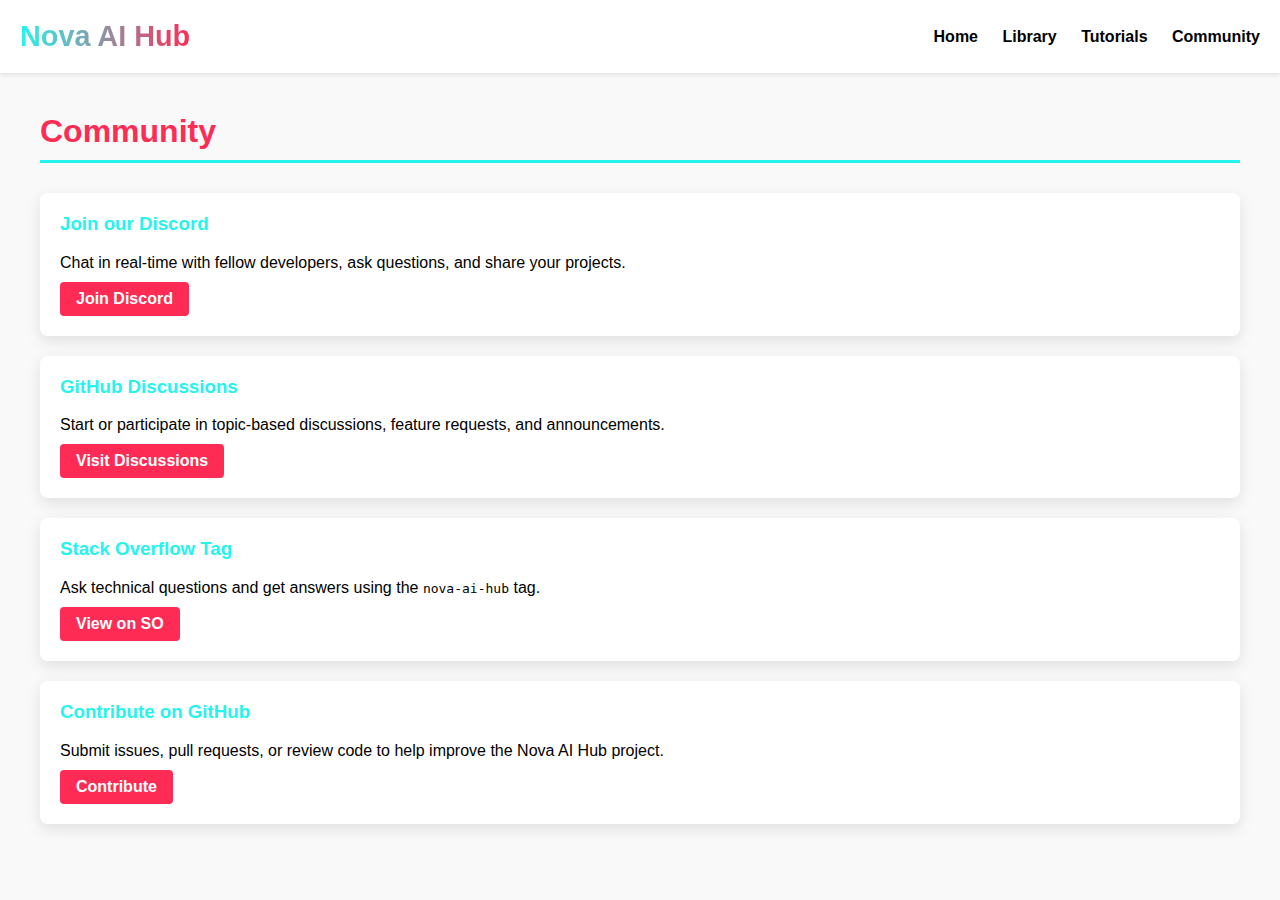
<file: community.html>
<!DOCTYPE html><html lang="en">
<head>
    <meta charset="UTF-8">
    <meta name="viewport" content="width=device-width, initial-scale=1.0">
    <title>Nova AI Hub - Community  </title>
    <style>
        :root {
            --primary-color: #25F4EE;
            --secondary-color: #FE2C55;
            --dark-color: #010101;
            --light-color: #ffffff;
            --gray-color: #f1f1f1;
            --light-gray: #f9f9f9;
            --font-main: 'Segoe UI', Tahoma, Geneva, Verdana, sans-serif;
        }
        body {
            font-family: var(--font-main);
            background-color: var(--light-gray);
            color: var(--dark-color);
            margin: 0;
            padding: 0;
        }
        .header {
            background-color: var(--light-color);
            box-shadow: 0 2px 5px rgba(0,0,0,0.1);
            padding: 20px;
            display: flex;
            justify-content: space-between;
            align-items: center;
        }
        .logo {
            font-size: 1.8em;
            font-weight: 700;
            background: linear-gradient(to right, var(--primary-color), var(--secondary-color));
            -webkit-background-clip: text;
            color: transparent;
        }
        .nav-links a {
            margin-left: 20px;
            text-decoration: none;
            color: var(--dark-color);
            font-weight: 600;
        }
        .container {
            max-width: 1200px;
            margin: 40px auto;
            padding: 0 20px;
        }
        h1 {
            color: var(--secondary-color);
            border-bottom: 3px solid var(--primary-color);
            padding-bottom: 10px;
            margin-bottom: 30px;
        }
        .card {
            background-color: var(--light-color);
            border-radius: 8px;
            box-shadow: 0 5px 15px rgba(0,0,0,0.1);
            padding: 20px;
            margin-bottom: 20px;
            transition: transform 0.2s;
        }
        .card:hover {
            transform: translateY(-3px);
        }
        .card h3 {
            margin-top: 0;
            color: var(--primary-color);
        }
        .card p {
            margin: 10px 0;
        }
        .btn {
            display: inline-block;
            padding: 8px 16px;
            background-color: var(--secondary-color);
            color: var(--light-color);
            text-decoration: none;
            border-radius: 4px;
            font-weight: 600;
            transition: background-color 0.3s;
        }
        .btn:hover {
            background-color: #d91944;
        }
    </style>
</head>
<body>
    <header class="header">
        <div class="logo">Nova AI Hub</div>
        <nav class="nav-links">
            <a href="index.html">Home</a>
            <a href="library.html">Library</a>
            <a href="tutorials.html">Tutorials</a>
            <a href="community.html">Community</a>
        </nav>
    </header>
    <div class="container">
        <h1>Community</h1>
        <div class="card">
            <h3>Join our Discord</h3>
            <p>Chat in real-time with fellow developers, ask questions, and share your projects.</p>
            <a href="https://discord.gg/your-server" class="btn" target="_blank">Join Discord</a>
        </div>
        <div class="card">
            <h3>GitHub Discussions</h3>
            <p>Start or participate in topic-based discussions, feature requests, and announcements.</p>
            <a href="https://github.com/your-org/nova-ai-hub/discussions" class="btn" target="_blank">Visit Discussions</a>
        </div>
        <div class="card">
            <h3>Stack Overflow Tag</h3>
            <p>Ask technical questions and get answers using the <code>nova-ai-hub</code> tag.</p>
            <a href="https://stackoverflow.com/questions/tagged/nova-ai-hub" class="btn" target="_blank">View on SO</a>
        </div>
        <div class="card">
            <h3>Contribute on GitHub</h3>
            <p>Submit issues, pull requests, or review code to help improve the Nova AI Hub project.</p>
            <a href="https://github.com/your-org/nova-ai-hub" class="btn" target="_blank">Contribute</a>
        </div>
    </div>
</body>
</html>
</file>
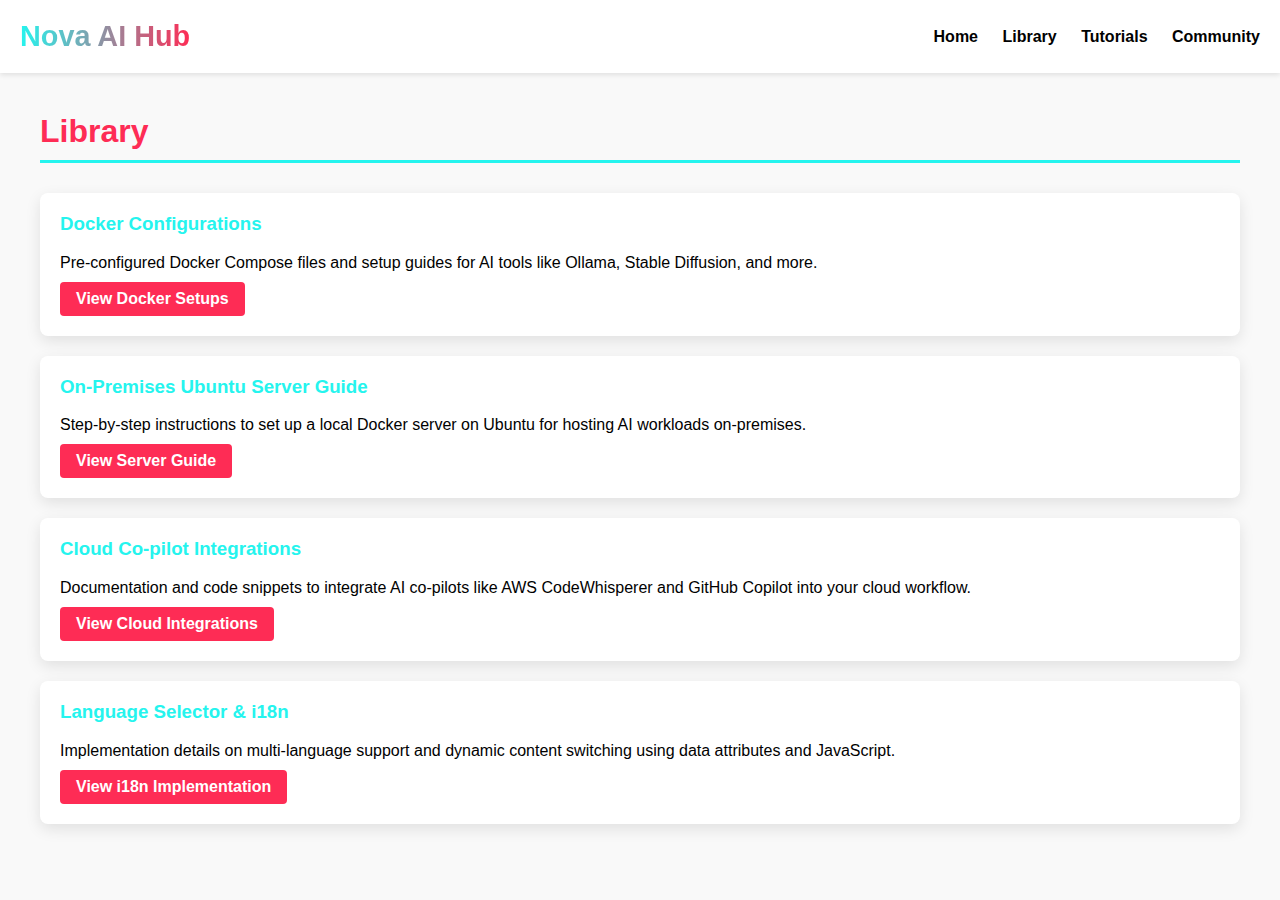
<file: library.html>
<!DOCTYPE html><html lang="en">
<head>
    <meta charset="UTF-8">
    <meta name="viewport" content="width=device-width, initial-scale=1.0">
    <title>Nova AI Hub - Library</n    </title>
    <link rel="icon" href="favicon.ico" type="image/x-icon">

    <style>
        :root {
            --primary-color: #25F4EE;
            --secondary-color: #FE2C55;
            --dark-color: #010101;
            --light-color: #ffffff;
            --gray-color: #f1f1f1;
            --light-gray: #f9f9f9;
            --font-main: 'Segoe UI', Tahoma, Geneva, Verdana, sans-serif;
        }
        body {
            font-family: var(--font-main);
            background-color: var(--light-gray);
            color: var(--dark-color);
            margin: 0;
            padding: 0;
        }
        .header {
            background-color: var(--light-color);
            box-shadow: 0 2px 5px rgba(0,0,0,0.1);
            padding: 20px;
            display: flex;
            justify-content: space-between;
            align-items: center;
        }
        .logo {
            font-size: 1.8em;
            font-weight: 700;
            background: linear-gradient(to right, var(--primary-color), var(--secondary-color));
            -webkit-background-clip: text;
            color: transparent;
        }
        .nav-links a {
            margin-left: 20px;
            text-decoration: none;
            color: var(--dark-color);
            font-weight: 600;
        }
        .container {
            max-width: 1200px;
            margin: 40px auto;
            padding: 0 20px;
        }
        h1 {
            color: var(--secondary-color);
            border-bottom: 3px solid var(--primary-color);
            padding-bottom: 10px;
            margin-bottom: 30px;
        }
        .card {
            background-color: var(--light-color);
            border-radius: 8px;
            box-shadow: 0 5px 15px rgba(0,0,0,0.1);
            padding: 20px;
            margin-bottom: 20px;
            transition: transform 0.2s;
        }
        .card:hover {
            transform: translateY(-3px);
        }
        .card h3 {
            margin-top: 0;
            color: var(--primary-color);
        }
        .card p {
            margin: 10px 0;
        }
        .btn {
            display: inline-block;
            padding: 8px 16px;
            background-color: var(--secondary-color);
            color: var(--light-color);
            text-decoration: none;
            border-radius: 4px;
            font-weight: 600;
            transition: background-color 0.3s;
        }
        .btn:hover {
            background-color: #d91944;
        }
    </style>
</head>
<body>
    <header class="header">
        <div class="logo">Nova AI Hub</div>
        <nav class="nav-links">
            <a href="index.html">Home</a>
            <a href="library.html">Library</a>
            <a href="tutorials.html">Tutorials</a>
            <a href="community.html">Community</a>
        </nav>
    </header>
    <div class="container">
        <h1>Library</h1>
        <div class="card">
            <h3>Docker Configurations</h3>
            <p>Pre-configured Docker Compose files and setup guides for AI tools like Ollama, Stable Diffusion, and more.</p>
            <a href="index.html#library" class="btn">View Docker Setups</a>
        </div>
        <div class="card">
            <h3>On-Premises Ubuntu Server Guide</h3>
            <p>Step-by-step instructions to set up a local Docker server on Ubuntu for hosting AI workloads on-premises.</p>
            <a href="index.html#onprem" class="btn">View Server Guide</a>
        </div>
        <div class="card">
            <h3>Cloud Co-pilot Integrations</h3>
            <p>Documentation and code snippets to integrate AI co-pilots like AWS CodeWhisperer and GitHub Copilot into your cloud workflow.</p>
            <a href="index.html#cloud" class="btn">View Cloud Integrations</a>
        </div>
        <div class="card">
            <h3>Language Selector & i18n</h3>
            <p>Implementation details on multi-language support and dynamic content switching using data attributes and JavaScript.</p>
            <a href="index.html#lang" class="btn">View i18n Implementation</a>
        </div>
    </div>
</body>
</html>
</file>
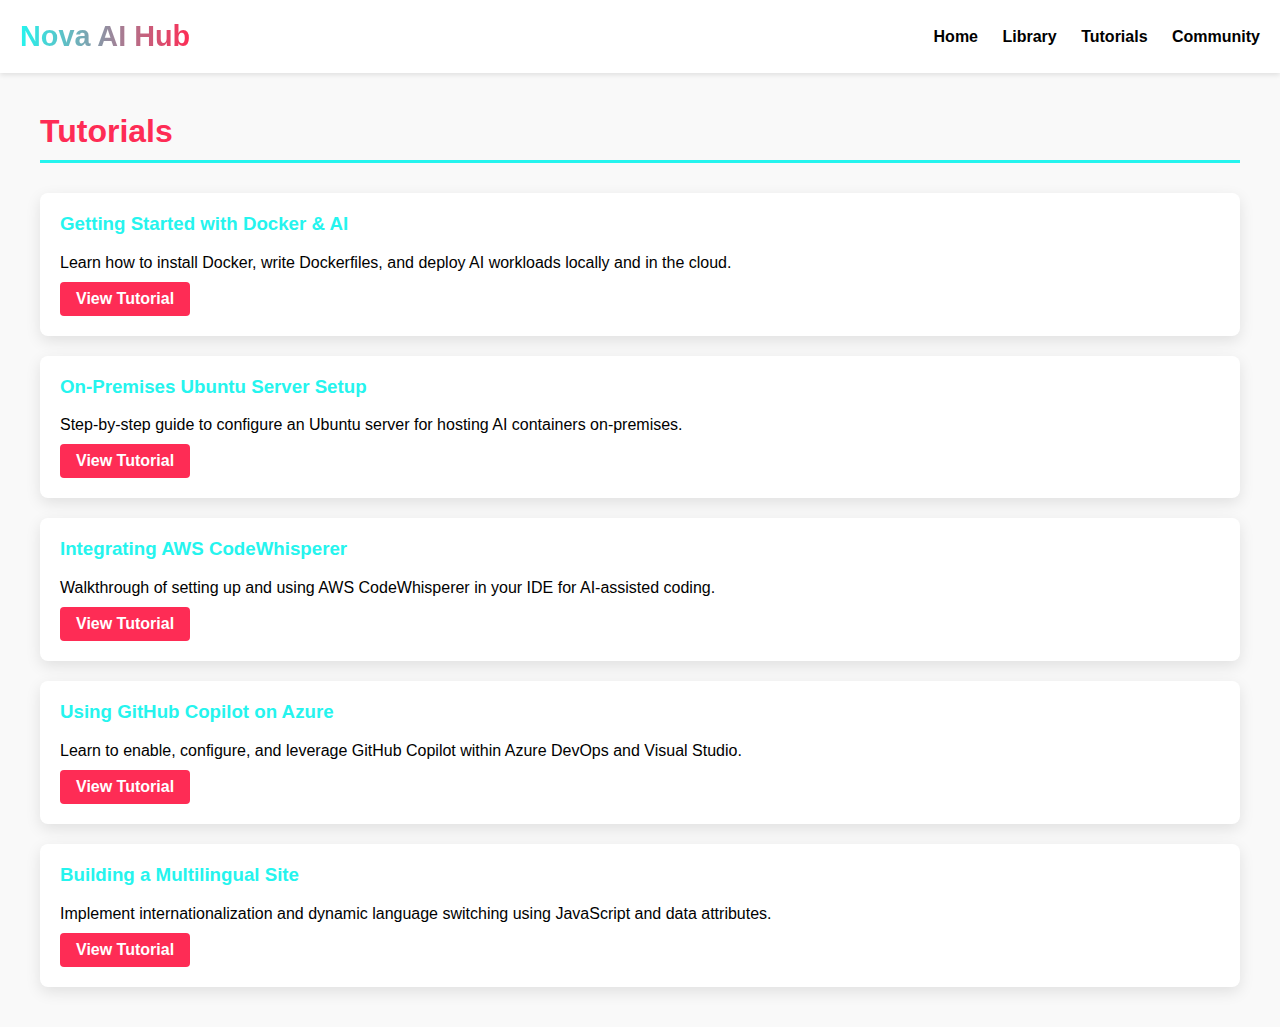
<file: tutorials.html>
<!DOCTYPE html><html lang="en">
<head>
    <meta charset="UTF-8">
    <meta name="viewport" content="width=device-width, initial-scale=1.0">
    <title>Nova AI Hub - Tutorials</n    </title>
    <style>
        :root {
            --primary-color: #25F4EE;
            --secondary-color: #FE2C55;
            --dark-color: #010101;
            --light-color: #ffffff;
            --gray-color: #f1f1f1;
            --light-gray: #f9f9f9;
            --font-main: 'Segoe UI', Tahoma, Geneva, Verdana, sans-serif;
        }
        body {
            font-family: var(--font-main);
            background-color: var(--light-gray);
            color: var(--dark-color);
            margin: 0;
            padding: 0;
        }
        .header {
            background-color: var(--light-color);
            box-shadow: 0 2px 5px rgba(0,0,0,0.1);
            padding: 20px;
            display: flex;
            justify-content: space-between;
            align-items: center;
        }
        .logo {
            font-size: 1.8em;
            font-weight: 700;
            background: linear-gradient(to right, var(--primary-color), var(--secondary-color));
            -webkit-background-clip: text;
            color: transparent;
        }
        .nav-links a {
            margin-left: 20px;
            text-decoration: none;
            color: var(--dark-color);
            font-weight: 600;
        }
        .container {
            max-width: 1200px;
            margin: 40px auto;
            padding: 0 20px;
        }
        h1 {
            color: var(--secondary-color);
            border-bottom: 3px solid var(--primary-color);
            padding-bottom: 10px;
            margin-bottom: 30px;
        }
        .card {
            background-color: var(--light-color);
            border-radius: 8px;
            box-shadow: 0 5px 15px rgba(0,0,0,0.1);
            padding: 20px;
            margin-bottom: 20px;
            transition: transform 0.2s;
        }
        .card:hover {
            transform: translateY(-3px);
        }
        .card h3 {
            margin-top: 0;
            color: var(--primary-color);
        }
        .card p {
            margin: 10px 0;
        }
        .btn {
            display: inline-block;
            padding: 8px 16px;
            background-color: var(--secondary-color);
            color: var(--light-color);
            text-decoration: none;
            border-radius: 4px;
            font-weight: 600;
            transition: background-color 0.3s;
        }
        .btn:hover {
            background-color: #d91944;
        }
    </style>
</head>
<body>
    <header class="header">
        <div class="logo">Nova AI Hub</div>
        <nav class="nav-links">
            <a href="index.html">Home</a>
            <a href="library.html">Library</a>
            <a href="tutorials.html">Tutorials</a>
            <a href="community.html">Community</a>
        </nav>
    </header>
    <div class="container">
        <h1>Tutorials</h1>
        <div class="card">
            <h3>Getting Started with Docker & AI</h3>
            <p>Learn how to install Docker, write Dockerfiles, and deploy AI workloads locally and in the cloud.</p>
            <a href="tutorials/docker-ai.html" class="btn">View Tutorial</a>
        </div>
        <div class="card">
            <h3>On-Premises Ubuntu Server Setup</h3>
            <p>Step-by-step guide to configure an Ubuntu server for hosting AI containers on-premises.</p>
            <a href="tutorials/ubuntu-server.html" class="btn">View Tutorial</a>
        </div>
        <div class="card">
            <h3>Integrating AWS CodeWhisperer</h3>
            <p>Walkthrough of setting up and using AWS CodeWhisperer in your IDE for AI-assisted coding.</p>
            <a href="tutorials/aws-codewhisperer.html" class="btn">View Tutorial</a>
        </div>
        <div class="card">
            <h3>Using GitHub Copilot on Azure</h3>
            <p>Learn to enable, configure, and leverage GitHub Copilot within Azure DevOps and Visual Studio.</p>
            <a href="tutorials/github-copilot.html" class="btn">View Tutorial</a>
        </div>
        <div class="card">
            <h3>Building a Multilingual Site</h3>
            <p>Implement internationalization and dynamic language switching using JavaScript and data attributes.</p>
            <a href="tutorials/multilingual.html" class="btn">View Tutorial</a>
        </div>
    </div>
</body>
</html>
</file>
